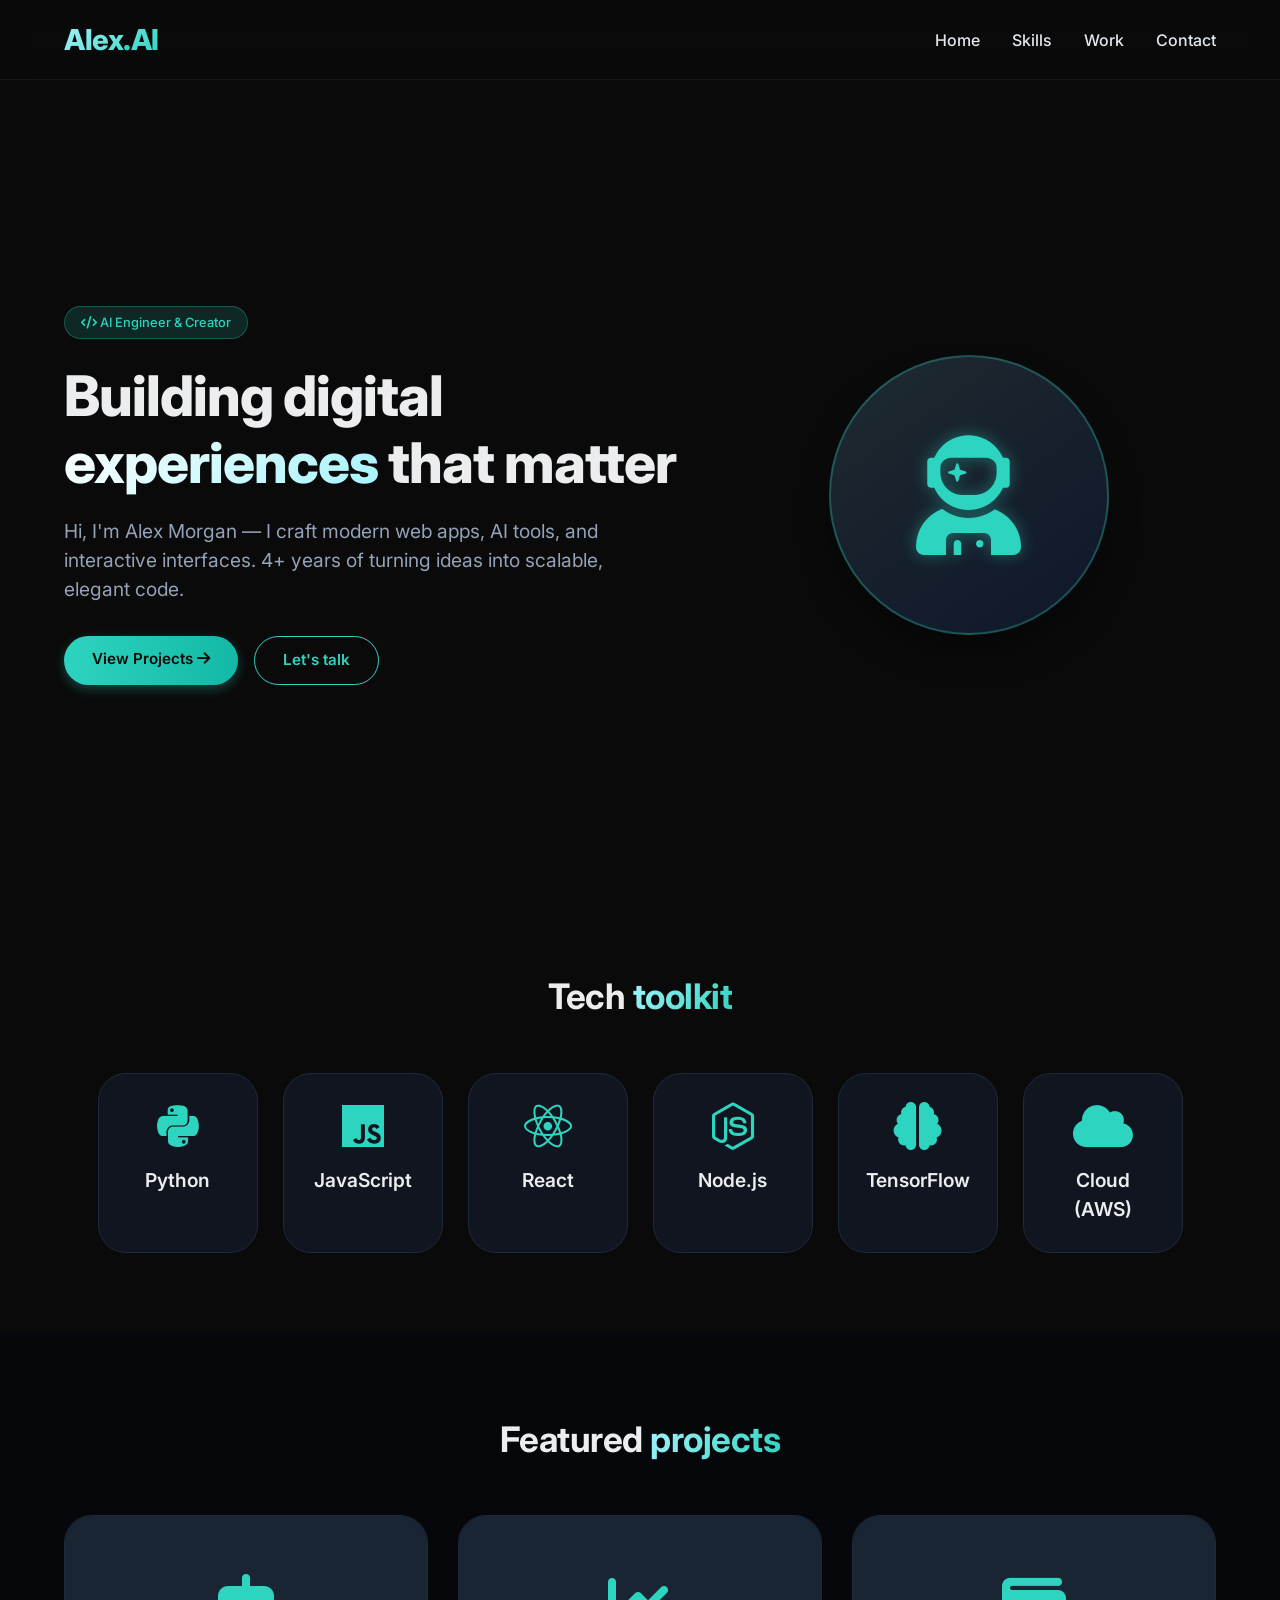
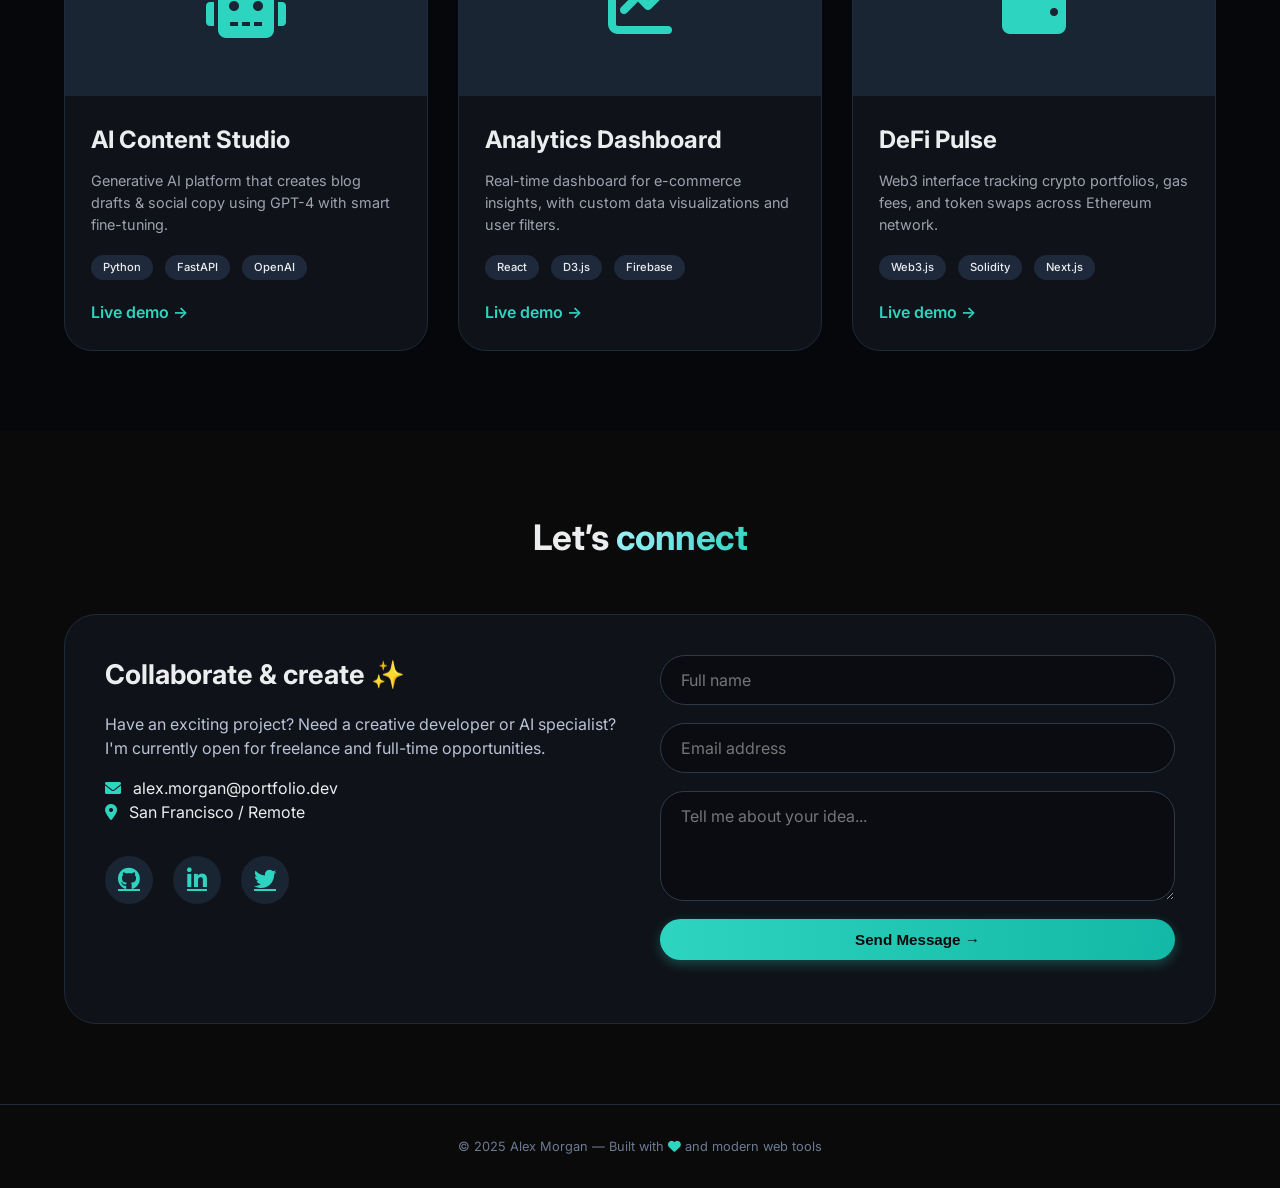
<file: index.html>
<!DOCTYPE html>
<html lang="en">
<head>
    <meta charset="UTF-8">
    <meta name="viewport" content="width=device-width, initial-scale=1.0, user-scalable=yes">
    <title>Alex Morgan | AI & Web Developer Portfolio</title>
    <!-- Google Fonts & Font Awesome Icons -->
    <link href="https://fonts.googleapis.com/css2?family=Inter:opsz,wght@14..32,300;14..32,400;14..32,600;14..32,700;14..32,800&display=swap" rel="stylesheet">
    <link rel="stylesheet" href="https://cdnjs.cloudflare.com/ajax/libs/font-awesome/6.0.0-beta3/css/all.min.css">
    <style>
        * {
            margin: 0;
            padding: 0;
            box-sizing: border-box;
        }

        body {
            font-family: 'Inter', sans-serif;
            background-color: #0a0a0a;
            color: #ecedee;
            line-height: 1.5;
            scroll-behavior: smooth;
        }

        .container {
            max-width: 1200px;
            margin: 0 auto;
            padding: 0 24px;
        }

        /* Glassmorphism Navbar */
        .navbar {
            position: sticky;
            top: 0;
            backdrop-filter: blur(16px);
            background-color: rgba(10, 10, 10, 0.8);
            z-index: 100;
            border-bottom: 1px solid rgba(255, 255, 255, 0.05);
            padding: 18px 0;
        }

        .nav-flex {
            display: flex;
            justify-content: space-between;
            align-items: center;
            flex-wrap: wrap;
            gap: 16px;
        }

        .logo {
            font-size: 1.8rem;
            font-weight: 800;
            background: linear-gradient(135deg, #a5f3fc, #2dd4bf);
            -webkit-background-clip: text;
            background-clip: text;
            color: transparent;
            letter-spacing: -0.5px;
        }

        .nav-links {
            display: flex;
            gap: 32px;
            list-style: none;
        }

        .nav-links a {
            color: #e2e8f0;
            text-decoration: none;
            font-weight: 500;
            transition: color 0.2s ease;
            font-size: 1rem;
        }

        .nav-links a:hover {
            color: #2dd4bf;
        }

        /* Buttons */
        .btn {
            display: inline-block;
            padding: 12px 28px;
            border-radius: 40px;
            font-weight: 600;
            text-decoration: none;
            transition: all 0.3s ease;
            font-size: 0.95rem;
        }

        .btn-primary {
            background: linear-gradient(95deg, #2dd4bf, #14b8a6);
            color: #0a0a0a;
            box-shadow: 0 4px 12px rgba(45, 212, 191, 0.3);
        }

        .btn-primary:hover {
            transform: translateY(-3px);
            box-shadow: 0 8px 20px rgba(45, 212, 191, 0.4);
            background: linear-gradient(95deg, #14b8a6, #0d9488);
        }

        .btn-outline {
            border: 1.5px solid #2dd4bf;
            color: #2dd4bf;
            background: transparent;
        }

        .btn-outline:hover {
            background: rgba(45, 212, 191, 0.1);
            transform: translateY(-2px);
        }

        /* Hero Section */
        .hero {
            padding: 80px 0 60px 0;
            min-height: 90vh;
            display: flex;
            align-items: center;
        }

        .hero-grid {
            display: flex;
            flex-wrap: wrap;
            justify-content: space-between;
            align-items: center;
            gap: 40px;
        }

        .hero-content {
            flex: 1;
        }

        .hero-badge {
            background: rgba(45, 212, 191, 0.15);
            display: inline-block;
            padding: 6px 16px;
            border-radius: 40px;
            font-size: 0.8rem;
            font-weight: 500;
            color: #2dd4bf;
            margin-bottom: 24px;
            border: 1px solid rgba(45, 212, 191, 0.3);
        }

        .hero-content h1 {
            font-size: 3.5rem;
            font-weight: 800;
            line-height: 1.2;
            letter-spacing: -1px;
            margin-bottom: 20px;
        }

        .gradient-text {
            background: linear-gradient(135deg, #ffffff, #a5f3fc);
            -webkit-background-clip: text;
            background-clip: text;
            color: transparent;
        }

        .hero-description {
            font-size: 1.2rem;
            color: #94a3b8;
            max-width: 550px;
            margin: 20px 0 32px 0;
        }

        .hero-buttons {
            display: flex;
            gap: 16px;
            flex-wrap: wrap;
        }

        .hero-image {
            flex: 0.8;
            text-align: center;
        }

        .avatar-circle {
            width: 280px;
            height: 280px;
            background: linear-gradient(145deg, #1e2a2f, #0f172a);
            border-radius: 50%;
            display: flex;
            align-items: center;
            justify-content: center;
            margin: 0 auto;
            box-shadow: 0 20px 35px -10px rgba(0,0,0,0.5);
            border: 2px solid rgba(45, 212, 191, 0.3);
        }

        .avatar-circle i {
            font-size: 120px;
            color: #2dd4bf;
            filter: drop-shadow(0 0 8px rgba(45,212,191,0.4));
        }

        /* Section styles */
        section {
            padding: 80px 0;
        }

        .section-title {
            font-size: 2.2rem;
            font-weight: 700;
            margin-bottom: 50px;
            text-align: center;
            letter-spacing: -0.5px;
        }

        .section-title span {
            background: linear-gradient(120deg, #a5f3fc, #2dd4bf);
            -webkit-background-clip: text;
            background-clip: text;
            color: transparent;
        }

        /* Skills Grid */
        .skills-grid {
            display: flex;
            flex-wrap: wrap;
            justify-content: center;
            gap: 25px;
        }

        .skill-card {
            background: #11151f;
            border-radius: 28px;
            padding: 28px 22px;
            text-align: center;
            width: 160px;
            transition: all 0.25s ease;
            border: 1px solid #1e2a3a;
        }

        .skill-card:hover {
            transform: translateY(-8px);
            border-color: #2dd4bf;
            box-shadow: 0 15px 30px -12px rgba(45,212,191,0.2);
        }

        .skill-card i {
            font-size: 3rem;
            color: #2dd4bf;
            margin-bottom: 16px;
        }

        .skill-card h3 {
            font-size: 1.2rem;
            font-weight: 600;
        }

        /* Projects Grid */
        .projects-grid {
            display: grid;
            grid-template-columns: repeat(auto-fit, minmax(300px, 1fr));
            gap: 30px;
        }

        .project-card {
            background: #0f1219;
            border-radius: 28px;
            overflow: hidden;
            border: 1px solid #1e293b;
            transition: 0.2s;
        }

        .project-card:hover {
            border-color: #2dd4bf;
            transform: translateY(-5px);
        }

        .project-img {
            background: #1a2533;
            height: 180px;
            display: flex;
            align-items: center;
            justify-content: center;
            font-size: 4rem;
            color: #2dd4bf;
        }

        .project-info {
            padding: 26px;
        }

        .project-info h3 {
            font-size: 1.5rem;
            margin-bottom: 12px;
        }

        .project-info p {
            color: #9ca3af;
            margin-bottom: 20px;
            font-size: 0.9rem;
        }

        .project-tags {
            display: flex;
            gap: 12px;
            flex-wrap: wrap;
            margin-bottom: 20px;
        }

        .project-tags span {
            background: #1e293b;
            padding: 4px 12px;
            border-radius: 30px;
            font-size: 0.7rem;
            font-weight: 500;
        }

        .project-link {
            color: #2dd4bf;
            text-decoration: none;
            font-weight: 600;
            display: inline-flex;
            align-items: center;
            gap: 6px;
        }

        /* Contact form & social */
        .contact-wrapper {
            display: flex;
            flex-wrap: wrap;
            gap: 40px;
            background: #0f1219;
            border-radius: 32px;
            padding: 40px;
            border: 1px solid #1e2a3a;
        }

        .contact-info {
            flex: 1;
        }

        .contact-info h3 {
            font-size: 1.7rem;
            margin-bottom: 16px;
        }

        .social-links {
            display: flex;
            gap: 20px;
            margin-top: 32px;
        }

        .social-links a {
            background: #1a2533;
            width: 48px;
            height: 48px;
            display: inline-flex;
            align-items: center;
            justify-content: center;
            border-radius: 50%;
            color: #2dd4bf;
            font-size: 1.4rem;
            transition: 0.2s;
        }

        .social-links a:hover {
            background: #2dd4bf;
            color: #0a0a0a;
            transform: scale(1.05);
        }

        .contact-form {
            flex: 1;
            display: flex;
            flex-direction: column;
            gap: 18px;
        }

        .contact-form input, .contact-form textarea {
            background: #0a0c12;
            border: 1px solid #2d3a4a;
            padding: 14px 20px;
            border-radius: 30px;
            color: white;
            font-family: inherit;
            font-size: 1rem;
            outline: none;
        }

        .contact-form input:focus, .contact-form textarea:focus {
            border-color: #2dd4bf;
        }

        .contact-form textarea {
            border-radius: 24px;
            resize: vertical;
        }

        footer {
            text-align: center;
            padding: 32px 0;
            border-top: 1px solid #1e2a3a;
            color: #6c7a91;
            font-size: 0.8rem;
        }

        @media (max-width: 768px) {
            .hero-content h1 {
                font-size: 2.5rem;
            }
            .nav-flex {
                flex-direction: column;
            }
            .hero {
                padding: 40px 0;
            }
            .avatar-circle {
                width: 200px;
                height: 200px;
            }
            .avatar-circle i {
                font-size: 80px;
            }
            .contact-wrapper {
                padding: 24px;
            }
        }
    </style>
</head>
<body>
    <nav class="navbar">
        <div class="container nav-flex">
            <div class="logo">Alex<span style="color:#2dd4bf;">.</span>AI</div>
            <ul class="nav-links">
                <li><a href="#home">Home</a></li>
                <li><a href="#skills">Skills</a></li>
                <li><a href="#projects">Work</a></li>
                <li><a href="#contact">Contact</a></li>
            </ul>
        </div>
    </nav>

    <main>
        <!-- Hero Section -->
        <section id="home" class="hero">
            <div class="container hero-grid">
                <div class="hero-content">
                    <div class="hero-badge">
                        <i class="fas fa-code"></i> AI Engineer & Creator
                    </div>
                    <h1>Building digital <span class="gradient-text">experiences</span> that matter</h1>
                    <p class="hero-description">
                        Hi, I'm Alex Morgan — I craft modern web apps, AI tools, and interactive interfaces.
                        4+ years of turning ideas into scalable, elegant code.
                    </p>
                    <div class="hero-buttons">
                        <a href="#projects" class="btn btn-primary">View Projects <i class="fas fa-arrow-right"></i></a>
                        <a href="#contact" class="btn btn-outline">Let's talk</a>
                    </div>
                </div>
                <div class="hero-image">
                    <div class="avatar-circle">
                        <i class="fas fa-user-astronaut"></i>
                    </div>
                </div>
            </div>
        </section>

        <!-- Skills Section -->
        <section id="skills">
            <div class="container">
                <h2 class="section-title">Tech <span>toolkit</span></h2>
                <div class="skills-grid">
                    <div class="skill-card"><i class="fab fa-python"></i><h3>Python</h3></div>
                    <div class="skill-card"><i class="fab fa-js"></i><h3>JavaScript</h3></div>
                    <div class="skill-card"><i class="fab fa-react"></i><h3>React</h3></div>
                    <div class="skill-card"><i class="fab fa-node-js"></i><h3>Node.js</h3></div>
                    <div class="skill-card"><i class="fas fa-brain"></i><h3>TensorFlow</h3></div>
                    <div class="skill-card"><i class="fas fa-cloud"></i><h3>Cloud (AWS)</h3></div>
                </div>
            </div>
        </section>

        <!-- Projects Section -->
        <section id="projects" style="background: #05070a;">
            <div class="container">
                <h2 class="section-title">Featured <span>projects</span></h2>
                <div class="projects-grid">
                    <div class="project-card">
                        <div class="project-img"><i class="fas fa-robot"></i></div>
                        <div class="project-info">
                            <h3>AI Content Studio</h3>
                            <p>Generative AI platform that creates blog drafts & social copy using GPT-4 with smart fine-tuning.</p>
                            <div class="project-tags"><span>Python</span><span>FastAPI</span><span>OpenAI</span></div>
                            <a href="#" class="project-link">Live demo →</a>
                        </div>
                    </div>
                    <div class="project-card">
                        <div class="project-img"><i class="fas fa-chart-line"></i></div>
                        <div class="project-info">
                            <h3>Analytics Dashboard</h3>
                            <p>Real-time dashboard for e-commerce insights, with custom data visualizations and user filters.</p>
                            <div class="project-tags"><span>React</span><span>D3.js</span><span>Firebase</span></div>
                            <a href="#" class="project-link">Live demo →</a>
                        </div>
                    </div>
                    <div class="project-card">
                        <div class="project-img"><i class="fas fa-wallet"></i></div>
                        <div class="project-info">
                            <h3>DeFi Pulse</h3>
                            <p>Web3 interface tracking crypto portfolios, gas fees, and token swaps across Ethereum network.</p>
                            <div class="project-tags"><span>Web3.js</span><span>Solidity</span><span>Next.js</span></div>
                            <a href="#" class="project-link">Live demo →</a>
                        </div>
                    </div>
                </div>
            </div>
        </section>

        <!-- Contact Section -->
        <section id="contact">
            <div class="container">
                <h2 class="section-title">Let’s <span>connect</span></h2>
                <div class="contact-wrapper">
                    <div class="contact-info">
                        <h3>Collaborate & create ✨</h3>
                        <p style="margin-bottom: 16px; color:#b9c3d4;">Have an exciting project? Need a creative developer or AI specialist? I'm currently open for freelance and full-time opportunities.</p>
                        <p><i class="fas fa-envelope" style="color:#2dd4bf; margin-right: 8px;"></i> alex.morgan@portfolio.dev</p>
                        <p><i class="fas fa-map-marker-alt" style="color:#2dd4bf; margin-right: 8px;"></i> San Francisco / Remote</p>
                        <div class="social-links">
                            <a href="#" aria-label="GitHub"><i class="fab fa-github"></i></a>
                            <a href="#" aria-label="LinkedIn"><i class="fab fa-linkedin-in"></i></a>
                            <a href="#" aria-label="Twitter"><i class="fab fa-twitter"></i></a>
                        </div>
                    </div>
                    <form class="contact-form" id="contactForm">
                        <input type="text" placeholder="Full name" required>
                        <input type="email" placeholder="Email address" required>
                        <textarea rows="4" placeholder="Tell me about your idea..."></textarea>
                        <button type="submit" class="btn btn-primary" style="border:none; cursor:pointer;">Send Message →</button>
                        <p id="formFeedback" style="font-size:0.8rem; margin-top:5px; color:#2dd4bf;"></p>
                    </form>
                </div>
            </div>
        </section>
    </main>

    <footer>
        <div class="container">
            <p>© 2025 Alex Morgan — Built with <i class="fas fa-heart" style="color:#2dd4bf;"></i> and modern web tools</p>
        </div>
    </footer>

    <script>
        // Simple form handling (just for demo feedback)
        const form = document.getElementById('contactForm');
        const feedback = document.getElementById('formFeedback');

        form.addEventListener('submit', function(e) {
            e.preventDefault();
            feedback.innerHTML = "✨ Thanks! I'll get back to you soon.";
            form.reset();
            setTimeout(() => {
                feedback.innerHTML = "";
            }, 3000);
        });

        // Smooth scroll for nav links
        document.querySelectorAll('.nav-links a, .hero-buttons a[href^="#"]').forEach(anchor => {
            anchor.addEventListener('click', function(e) {
                const targetId = this.getAttribute('href');
                if(targetId === "#" || targetId === "") return;
                const targetElement = document.querySelector(targetId);
                if(targetElement) {
                    e.preventDefault();
                    targetElement.scrollIntoView({ behavior: 'smooth' });
                }
            });
        });
    </script>
</body>
</html>
</file>
